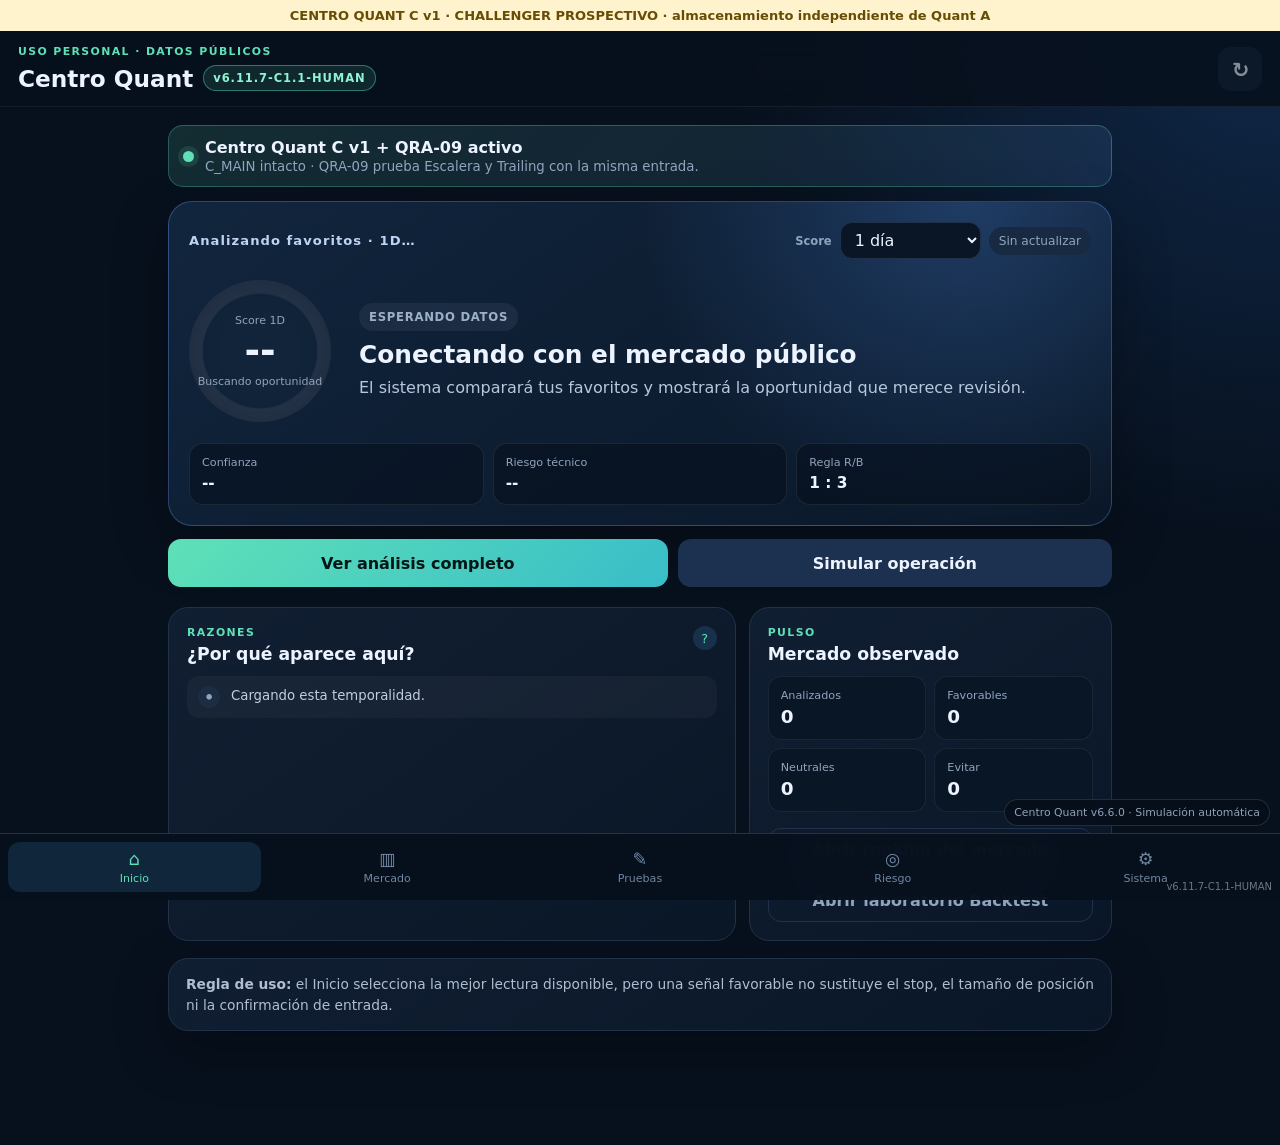
<file: index.html>
<!doctype html>
<html lang="es">
<head>
  <meta charset="utf-8" />
  <meta name="viewport" content="width=device-width, initial-scale=1, viewport-fit=cover" />
  <meta name="theme-color" content="#0b1220" />
  <meta name="apple-mobile-web-app-capable" content="yes" />
  <meta name="apple-mobile-web-app-status-bar-style" content="black-translucent" />
  <meta name="apple-mobile-web-app-title" content="Quant Centro" />
  <title>Centro de Trading Cuantitativo</title>
  <link rel="manifest" href="./manifest.webmanifest" />
  <link rel="apple-touch-icon" href="./icons/icon-192.png" />
  <link rel="stylesheet" href="./styles.css?v=6.11.7-C1.1-HUMAN" />
</head>
<body>
<div style="padding:8px 12px;background:#fff3cd;color:#664d03;text-align:center;font-weight:700;font-size:13px">CENTRO QUANT C v1 · CHALLENGER PROSPECTIVO · almacenamiento independiente de Quant A</div>
  <header class="app-header">
    <div>
      <p class="eyebrow">Uso personal · Datos públicos</p>
      <div class="brand-line"><h1>Centro Quant</h1><span class="version-badge">v6.11.7-C1.1-HUMAN</span></div>
    </div>
    <button id="refreshAllBtn" class="icon-btn" aria-label="Actualizar">↻</button>
  </header>

  <main>
    <section id="homeView" class="view active home-v6">
      <div class="v6-release-banner"><span class="release-dot"></span><div><strong>Centro Quant C v1 + QRA-09 activo</strong><small>C_MAIN intacto · QRA-09 prueba Escalera y Trailing con la misma entrada.</small></div></div>

      <article class="decision-hero">
        <div class="decision-topline">
          <span id="homePair" class="home-pair">Analizando favoritos…</span>
          <div class="home-time-controls">
            <label for="homeTimeframeSelect">Score</label>
            <select id="homeTimeframeSelect" class="compact-select" aria-label="Temporalidad del Score de Inicio">
              <option value="15m">15 min</option>
              <option value="1h">1 hora</option>
              <option value="4h">4 horas</option>
              <option value="1d" selected>1 día</option>
              <option value="1w">1 semana</option>
            </select>
            <span id="homeUpdated" class="pill">Sin actualizar</span>
          </div>
        </div>
        <div class="decision-main">
          <div class="decision-score-wrap">
            <span id="homeScoreLabel">Score 1D</span>
            <strong id="homeScore">--</strong>
            <small id="homeSide">Buscando oportunidad</small>
          </div>
          <div class="decision-copy">
            <p id="homeDecision" class="home-decision neutral">ESPERANDO DATOS</p>
            <h2 id="homeHeadline">Conectando con el mercado público</h2>
            <p id="homeSummary">El sistema comparará tus favoritos y mostrará la oportunidad que merece revisión.</p>
          </div>
        </div>
        <div class="home-kpis">
          <div><span>Confianza</span><strong id="homeConfidence">--</strong></div>
          <div><span>Riesgo técnico</span><strong id="homeRisk">--</strong></div>
          <div><span>Regla R/B</span><strong>1 : 3</strong></div>
        </div>
      </article>

      <div class="home-actions">
        <button id="homeAnalyzeBtn" class="primary">Ver análisis completo</button>
        <button id="homePaperBtn" class="secondary">Simular operación</button>
      </div>

      <section class="home-grid">
        <article class="home-panel">
          <div class="home-panel-head"><div><p class="eyebrow">Razones</p><h2>¿Por qué aparece aquí?</h2></div><span class="help-symbol">?</span></div>
          <div id="homeReasons" class="reason-list"><div class="reason-row neutral"><span>•</span><p>Esperando indicadores del mercado.</p></div></div>
        </article>

        <article class="home-panel">
          <div class="home-panel-head"><div><p class="eyebrow">Pulso</p><h2>Mercado observado</h2></div></div>
          <div class="pulse-grid">
            <div><span>Analizados</span><strong id="homeAnalyzed">0</strong></div>
            <div><span>Favorables</span><strong id="homeFavorable">0</strong></div>
            <div><span>Neutrales</span><strong id="homeNeutral">0</strong></div>
            <div><span>Evitar</span><strong id="homeAvoid">0</strong></div>
          </div>
          <button id="homeMarketBtn" class="ghost wide">Abrir ranking del mercado</button>
          <button id="homeBacktestBtn" class="ghost wide home-secondary-link">Abrir laboratorio Backtest</button>
        </article>
      </section>

      <div class="notice home-notice"><strong>Regla de uso:</strong> el Inicio selecciona la mejor lectura disponible, pero una señal favorable no sustituye el stop, el tamaño de posición ni la confirmación de entrada.</div>
    </section>

    <section id="dashboardView" class="view">
      <div class="hero-card">
        <div>
          <p class="muted">Estado de tus favoritos</p>
          <h2 id="marketSummary">Cargando mercado…</h2>
        </div>
        <span id="lastUpdate" class="pill">Sin actualizar</span>
      </div>

      <div class="section-title">
        <div>
          <h2>Mercado Hoy</h2>
          <p>Ranking automático según oportunidad Long o Short.</p>
        </div>
        <select id="marketModeSelect" class="compact-select">
          <option value="long" selected>Long</option>
          <option value="short">Short</option>
        </select>
      </div>
      <div id="marketRanking" class="ranking-list"></div>

      <div class="section-title">
        <div>
          <h2>Favoritos</h2>
          <p>Scores Long y Short separados.</p>
        </div>
        <button id="addAssetBtn" class="primary small">+ Agregar</button>
      </div>
      <div id="assetGrid" class="asset-grid"></div>

      <div class="notice">
        <strong>Importante:</strong> el score mide cuántas condiciones favorables se cumplen. No es una probabilidad garantizada de subida.
      </div>
    </section>

    <section id="analysisView" class="view">
      <div class="section-title">
        <div>
          <p class="eyebrow">Análisis cuantitativo</p>
          <h2 id="analysisTitle">Selecciona un activo</h2>
        </div>
        <button id="backToDashboard" class="ghost">← Volver</button>
      </div>

      <div class="controls-row">
        <select id="analysisModeSelect">
          <option value="long" selected>Lectura Long</option>
          <option value="short">Lectura Short</option>
        </select>
        <select id="timeframeSelect">
          <option value="15m">15 minutos</option>
          <option value="1h">1 hora</option>
          <option value="4h">4 horas</option>
          <option value="1d" selected>Diario</option>
          <option value="1w">Semanal</option>
          <option value="1M">Mensual</option>
        </select>
        <button id="refreshAnalysisBtn" class="secondary">Actualizar</button>
      </div>

      <div class="analysis-top">
        <div class="score-card">
          <span class="muted">Score cuantitativo</span>
          <strong id="mainScore">--</strong>
          <span id="mainDecision" class="decision neutral">Sin datos</span>
        </div>
        <div class="metric-card">
          <span>Precio</span><strong id="analysisPrice">--</strong>
          <small id="analysisChange">--</small>
        </div>
      </div>

      <article class="traffic-card" id="trafficCard">
        <div class="traffic-head">
          <div>
            <p class="eyebrow">Semáforo inteligente</p>
            <h3 id="trafficTitle">Esperando análisis</h3>
            <p id="trafficMessage">El sistema combinará score y calidad de los factores para darte una instrucción clara.</p>
          </div>
          <div id="trafficLight" class="traffic-light neutral" aria-label="Semáforo sin datos">
            <span class="light red"></span><span class="light yellow"></span><span class="light green"></span>
          </div>
        </div>
        <div id="trafficReasons" class="traffic-reasons"><div class="reason-row neutral"><span>•</span><p>Selecciona un activo y espera los datos.</p></div></div>
        <button id="trafficNeedsBtn" class="ghost wide" type="button" aria-expanded="false">¿Qué tendría que pasar para ponerse en verde?</button>
        <div id="trafficNeeds" class="traffic-needs" hidden></div>
        <small class="traffic-rule">El verde valida la lectura técnica. Antes de operar, el simulador debe confirmar un riesgo/beneficio mínimo de 1:3.</small>
      </article>

      <article class="score-engine-card">
        <div class="score-engine-head">
          <div><p class="eyebrow">Motor del Score</p><h3>De dónde salen los puntos</h3><p>Cada factor aporta una parte de su peso máximo según la lectura actual.</p></div>
          <span id="scoreWeightTotal" class="pill">Pesos: 100</span>
        </div>
        <div id="scoreBreakdown" class="score-breakdown"><div class="notice">Selecciona un activo para ver el desglose.</div></div>
      </article>

      <div class="chart-card">
        <div class="chart-head">
          <div>
            <strong>Precio y medias</strong>
            <small id="chartCaption">Últimas velas</small>
          </div>
          <div class="legend"><span>Precio</span><span>EMA20</span><span>EMA50</span></div>
        </div>
        <canvas id="priceChart" width="900" height="420"></canvas>
      </div>

      <div id="diagnosticGrid" class="diagnostic-grid"></div>

      <div class="explanation-card">
        <h3>Lectura clara</h3>
        <p id="plainExplanation">Selecciona un activo para obtener el diagnóstico.</p>
      </div>
    </section>

    <section id="backtestView" class="view">
      <div class="section-title">
        <div>
          <p class="eyebrow">Laboratorio</p>
          <h2>Laboratorio automático</h2>
          <p>La app recorre el historial y abre/cierra simulaciones automáticamente según el Score, stop y objetivo.</p>
        </div>
      </div>

      <div class="form-card">
        <div class="form-grid">
          <label>Activo
            <select id="btSymbol"></select>
          </label>
          <label>Temporalidad
            <select id="btInterval">
              <option value="15m">15 minutos</option>
              <option value="1h">1 hora</option>
              <option value="4h" selected>4 horas</option>
              <option value="1d">Diario</option>
              <option value="1w">Semanal</option>
            </select>
          </label>
          <label>Motor de entrada
            <select id="btPreset">
              <option value="score" selected>Score Centro Quant automático</option>
              <option value="trend">Clásico: tendencia EMA + RSI</option>
              <option value="pullback">Clásico: retroceso EMA20</option>
              <option value="breakout">Clásico: ruptura + volumen</option>
            </select>
          </label>
          <label>Score mínimo
            <input id="btScoreThreshold" type="number" value="85" min="50" max="100" step="1" />
          </label>
          <label>Dirección
            <select id="btDirection"><option value="auto" selected>Automática Long / Short</option><option value="long">Solo Long</option><option value="short">Solo Short</option></select>
          </label>
          <label>Capital inicial
            <input id="btCapital" type="number" value="10000" min="100" />
          </label>
          <label>Stop %
            <input id="btStop" type="number" value="3" min="0.2" step="0.1" />
          </label>
          <label>Objetivo %
            <input id="btTarget" type="number" value="9" min="0.2" step="0.1" />
          </label>
          <label>Comisión por lado %
            <input id="btFee" type="number" value="0.1" min="0" step="0.01" />
          </label>
          <label>Riesgo por operación %
            <input id="btRisk" type="number" value="1" min="0.1" max="10" step="0.1" />
          </label>
        </div>
        <button id="runBacktestBtn" class="primary wide">Ejecutar simulaciones automáticas</button>
        <div id="btAutoSummary" class="auto-summary">Usa Score 85 como punto de partida. Después puedes probar 80, 75 o 90 y comparar.</div>
      </div>


      <article class="form-card" style="margin-top:18px">
        <div class="paper-card-title"><span class="step-number">A</span><div><strong>Backtest Mercado Aronson-QRA</strong><small>Puede usar Top 100 actual o un universo histórico point-in-time importado. No cambia la estrategia productiva.</small></div></div>
        <div class="form-grid">
          <label>Temporalidad<select id="marketBtInterval"><option value="15m">15 minutos</option><option value="1h" selected>1 hora</option><option value="4h">4 horas</option><option value="1d">Diario</option></select></label>
          <label>Máx. activos<select id="marketBtMaxAssets"><option value="25">25</option><option value="50">50</option><option value="100" selected>100</option></select></label>
          <label>Velas por activo<select id="marketBtBars"><option value="500">500</option><option value="750">750</option><option value="1000" selected>1000</option></select></label>
          <label>Comisión por lado %<input id="marketBtFee" type="number" min="0" step="0.01" value="0.10" /></label>
          <label>Universo<select id="marketBtUniverseMode"><option value="current">Top 100 actual</option><option value="historical">Histórico point-in-time importado</option></select></label>
          <label class="full-field">Dataset histórico JSON<input id="marketBtUniverseFile" type="file" accept="application/json,.json" /></label>
        </div>
        <div id="marketBtUniverseStatus" class="auto-summary">Sin dataset histórico cargado. Para eliminar sesgo de supervivencia, importa un JSON point-in-time.</div>
        <button id="runMarketAronsonBtn" class="primary wide">Ejecutar backtest de mercado</button>
        <div id="marketBtProgress" class="auto-summary">Congelado: Score ≥85 · stop 3% · objetivo 9% · riesgo 1% · trailing 0.25R · intravela conservador · cartera 10%/20%.</div>
      </article>
      <div id="marketBtResults" class="results-grid hidden"></div>
      <article id="marketBtDetail" class="insights-card hidden"></article>
      <button id="exportMarketBtBtn" class="secondary wide hidden">Exportar resultado Aronson-QRA</button>

      <div id="btResults" class="results-grid hidden"></div>
      <div id="btEquityWrap" class="chart-card hidden">
        <div class="chart-head"><strong>Curva de capital</strong><small>Resultado simulado</small></div>
        <canvas id="equityChart" width="900" height="360"></canvas>
      </div>
      <div class="notice">
        Un backtest no garantiza resultados futuros. Sirve para descartar ideas débiles y medir reglas antes de arriesgar dinero.
      </div>
    </section>


    <section id="paperView" class="view paper-v5">
      <div class="new-version-banner"><strong>✓ NUEVA BASE ACTIVA</strong><span>Pruebas fue reconstruida: riesgo, R/B, diario y aprendizaje.</span></div>
      <div class="section-title paper-hero">
        <div>
          <p class="eyebrow">Laboratorio personal · v6.7</p>
          <h2>Simulador y diario de operaciones</h2>
          <p>Planea la entrada, valida el riesgo y aprende de tus resultados sin usar dinero real.</p>
        </div>
        <button id="refreshPaperBtn" class="secondary">Revisar abiertas</button>
      </div>

      <div class="auto-paper-card">
        <div class="auto-paper-head"><div><p class="eyebrow">Piloto automático</p><h3>Paper trading automático</h3><p>Cuando la app está abierta (y al volver a abrirla), escanea el Top 100 por capitalización, elimina stablecoins y pares sin suficiente liquidez en Binance, y crea simulaciones solo si alcanzan el Score indicado.</p></div><label class="switch-line"><input id="autoPaperEnabled" type="checkbox" /><span>Activar</span></label></div>
        <div class="auto-paper-grid">
          <label>Temporalidad<select id="autoPaperInterval"><option value="15m">15 min</option><option value="1h">1 hora</option><option value="4h" selected>4 horas</option><option value="1d">Diario</option><option value="1w">Semanal</option></select></label>
          <label>Score mínimo<input id="autoPaperThreshold" type="number" min="50" max="100" value="85" /></label>
          <label>Stop %<input id="autoPaperStop" type="number" min="0.2" step="0.1" value="3" /></label>
          <label>Objetivo %<input id="autoPaperTarget" type="number" min="0.2" step="0.1" value="9" /></label>
          <label>Riesgo %<input id="autoPaperRisk" type="number" min="0.1" max="10" step="0.1" value="1" /></label>
          <label>Capital simulado<input id="autoPaperCapital" type="number" min="100" value="20000" /></label>
        </div>
        <div class="scanner-universe-note"><strong>Radar de mercado:</strong> Top 100 → filtro de stablecoins → par USDT activo → liquidez mínima → Score Long/Short → R/B mínimo 1:3.</div>
        <div class="auto-paper-footer"><span id="autoPaperStatus">Apagado</span><button id="scanAutoPaperBtn" class="secondary">Revisar señales ahora</button></div>
        <small class="muted">En iPhone una PWA no puede garantizar ejecución continua cuando está totalmente cerrada; el barrido se hace con la app abierta, al abrirla y al actualizar.</small>
      </div>

      <div class="scanner-results-card">
        <div class="scanner-results-head"><div><p class="eyebrow">Radar Top 100</p><h3>Último barrido del mercado</h3><p id="scannerResultsMeta">Aún no hay un barrido terminado.</p></div><div class="scanner-legend"><span class="dot signal"></span>85+ señal <span class="dot watch"></span>70–84 vigilar</div></div>
        <div id="scannerResults" class="scanner-results"></div>
        <small class="muted">Aquí aparecen las criptos que realmente logró analizar después de los filtros. Se ordenan por el mejor Score entre Long y Short.</small>
      </div>
      <div class="paper-layout">
        <div class="form-card paper-entry-card">
          <div class="paper-card-title"><span class="step-number">1</span><div><strong>Nueva operación</strong><small>Define la idea antes de entrar</small></div></div>
          <div class="form-grid">
            <label>Activo<select id="paperSymbol"></select></label>
            <label>Dirección<select id="paperSide"><option value="long">Long</option><option value="short">Short</option></select></label>
            <label>Temporalidad<select id="paperInterval"><option value="15m">15 minutos</option><option value="1h">1 hora</option><option value="4h">4 horas</option><option value="1d" selected>Diario</option><option value="1w">Semanal</option></select></label>
            <label>Entrada<input id="paperEntry" type="number" step="any" placeholder="Precio actual automático" /></label>
            <label>Stop por<select id="paperStopMode"><option value="percent">Porcentaje</option><option value="price">Precio</option></select></label>
            <label>Stop<input id="paperStop" type="number" step="any" value="3" /></label>
            <label>Objetivo por<select id="paperTargetMode"><option value="percent">Porcentaje</option><option value="price">Precio</option></select></label>
            <label>Objetivo<input id="paperTarget" type="number" step="any" value="9" /></label>
            <label>Capital disponible<input id="paperCapital" type="number" min="0" step="any" value="20000" /></label>
            <label>Riesgo máximo %<input id="paperRiskPct" type="number" min="0.1" max="10" step="0.1" value="1" /></label>
            <label class="full-field">Motivo o notas<textarea id="paperNotes" rows="3" placeholder="Ej. Score alto, tendencia alineada y volumen confirmando"></textarea></label>
          </div>
          <div class="trade-checklist">
            <strong>Lista de control antes de guardar</strong>
            <label><input id="checkTrend" type="checkbox" /> La tendencia apoya la dirección</label>
            <label><input id="checkSignal" type="checkbox" /> Existe una señal concreta de entrada</label>
            <label><input id="checkRisk" type="checkbox" /> Acepto la pérdida definida por el stop</label>
            <label><input id="checkNoImpulse" type="checkbox" /> No estoy entrando por impulso o FOMO</label>
          </div>
          <div id="paperPreview" class="paper-analysis-panel">Selecciona los datos. Al guardar se capturarán score, RSI, ADX, ATR, volumen y medias.</div>
          <button id="savePaperBtn" class="primary wide">Guardar operación simulada</button>
        </div>

        <aside class="paper-guide-card">
          <div class="paper-card-title"><span class="step-number">2</span><div><strong>Reglas de control</strong><small>Tu filtro antes de operar</small></div></div>
          <div class="rule-row"><span>Riesgo máximo</span><strong>1% sugerido</strong></div>
          <div class="rule-row"><span>R/B mínimo</span><strong>1 : 3</strong></div>
          <div class="rule-row"><span>Operaciones abiertas</span><strong id="paperOpenCount">0</strong></div>
          <p class="muted compact-note">Una operación puede tener score alto y aun así no cumplir tu gestión de riesgo.</p>
        </aside>
      </div>

      <div class="section-title paper-section-head"><div><p class="eyebrow">Seguimiento</p><h2>Operaciones abiertas</h2><p>La app revisa stops y objetivos automáticamente cada 45 segundos mientras está activa.</p></div></div>
      <div id="paperMonitor" class="paper-monitor"></div>
      <div class="section-head mfe-head"><div><h3>🧠 Mesa Humano + Máquina</h3><p>Quant C conserva la lógica automática de B y añade una sola variable experimental: tú puedes cerrar una posición. Cada intervención queda registrada y se crea una sombra automática para medir qué habría pasado sin tocarla.</p></div></div>
      <div id="humanInterventionPanel" class="human-intervention-panel"></div>
      <div id="paperOpenList" class="paper-list"></div>

      <div class="section-title paper-section-head"><div><p class="eyebrow">Estadísticas</p><h2>Diario de resultados</h2><p>Historial, rendimiento acumulado y patrones de tu sistema.</p></div></div>
      <div id="paperStats" class="results-grid"></div>
      <div class="section-head mfe-head"><div><h3>🧪 Laboratorio QRA · fuera de muestra</h3><p>Control intacto vs Solo LONG, QRA-01 y sus dos salidas virtuales. QRA-03 sólo registra concentración por ahora.</p></div></div>
      <div id="qraLabStats" class="results-grid"></div>
      <details class="qra-trades-panel" open><summary><strong>Ver operaciones QRA</strong></summary><div id="qraLabTrades" class="results-grid"></div></details>
      <div class="section-head mfe-head"><div><h3>🧪 QRA-09 · Gestión dinámica de salida</h3><p>Misma entrada de Quant C, tres gestores virtuales causales. C_MAIN no se modifica ni se cierra por estas ramas.</p></div></div>
      <div id="qra09Stats" class="results-grid"></div>
      <details class="qra-trades-panel" open><summary><strong>Ver posiciones QRA-09</strong></summary><div id="qra09Trades" class="results-grid"></div></details>
      <div class="section-head mfe-head"><div><h3>🎯 ¿Hasta dónde llegaron realmente?</h3><p>Máximo avance favorable antes del cierre, medido en R.</p></div></div>
      <div id="paperMfeStats" class="results-grid mfe-grid"></div>
      <div id="paperInsights" class="insights-card"></div>
      <div class="journal-toolbar">
        <select id="paperFilter">
          <option value="all">Todo el diario</option>
          <option value="wins">Solo ganadoras</option>
          <option value="losses">Solo perdedoras</option>
          <option value="long">Solo Long</option>
          <option value="short">Solo Short</option>
        </select>
        <button id="exportPaperBtn" class="secondary">Exportar CSV</button>
      </div>
      <div id="paperClosedList" class="paper-list"></div>
    </section>

    <section id="positionView" class="view">
      <div class="section-title">
        <div>
          <p class="eyebrow">Gestión de riesgo</p>
          <h2>Calculadora de posición</h2>
        </div>
      </div>
      <div class="form-card">
        <div class="form-grid">
          <label>Capital disponible
            <input id="posCapital" type="number" value="20000" />
          </label>
          <label>Riesgo máximo %
            <input id="posRisk" type="number" value="1" step="0.1" />
          </label>
          <label>Precio de entrada
            <input id="posEntry" type="number" placeholder="Ej. 65000" step="any" />
          </label>
          <label>Stop loss
            <input id="posStop" type="number" placeholder="Ej. 63000" step="any" />
          </label>
          <label>Objetivo
            <input id="posTarget" type="number" placeholder="Ej. 71000" step="any" />
          </label>
        </div>
        <button id="calcPositionBtn" class="primary wide">Calcular operación</button>
      </div>
      <div id="positionResults" class="results-grid hidden"></div>
    </section>

    <section id="settingsView" class="view">
      <div class="section-title">
        <div>
          <p class="eyebrow">Configuración</p>
          <h2>Sistema cuantitativo</h2>
          <p>Estos pesos determinan el score. Después podremos ajustarlos con evidencia del backtest.</p>
        </div>
      </div>
      <div class="form-card">
        <div class="weight-summary"><div><strong>Personaliza tu estrategia</strong><small>Los seis pesos deben sumar 100.</small></div><strong id="weightsTotal">100 / 100</strong></div>
        <div class="weight-presets">
          <button type="button" class="ghost" data-weight-preset="balanced">Equilibrado</button>
          <button type="button" class="ghost" data-weight-preset="trend">Tendencia</button>
          <button type="button" class="ghost" data-weight-preset="momentum">Momentum</button>
        </div>
        <div id="weightsForm" class="weights"></div>
        <button id="saveWeightsBtn" class="primary wide">Guardar y recalcular</button>
        <div class="backup-tools">
          <button id="backupDataBtn" type="button" class="secondary wide">Crear respaldo completo</button>
          <button id="restoreDataBtn" type="button" class="ghost wide">Cargar respaldo</button>
          <input id="restoreDataInput" type="file" accept="application/json,.json" hidden />
          <small class="muted">El respaldo incluye activos, pesos, temporalidad de Inicio y todas las operaciones de Pruebas guardadas en este dispositivo.</small>
        </div>
        <button id="newOosCohortBtn" type="button" class="secondary wide">Iniciar nueva cohorte OOS</button>
        <small class="muted">Borra únicamente las operaciones de Pruebas y reinicia la cohorte v6.11/QRA-04. Conserva activos, pesos, configuración y snapshots QRA-04.</small>
        <button id="resetDataBtn" class="danger wide">Restablecer aplicación</button>
      </div>
      <div class="notice">
        Los datos personales y preferencias se guardan localmente en este dispositivo. La app no pide claves de exchange.
      </div>
    </section>
  </main>
  <div class="build-label">Centro Quant v6.6.0 · Simulación automática</div>

  <nav class="bottom-nav">
    <button data-view="homeView" class="active"><span>⌂</span>Inicio</button>
    <button data-view="dashboardView"><span>▥</span>Mercado</button>
    <button data-view="paperView"><span>✎</span>Pruebas</button>
    <button data-view="positionView"><span>◎</span>Riesgo</button>
    <button data-view="settingsView"><span>⚙</span>Sistema</button>
  </nav>

  <dialog id="assetDialog">
    <form method="dialog" class="dialog-card">
      <h3>Agregar criptomoneda</h3>
      <p>Escribe el símbolo usado contra USDT. Ejemplos: BTC, ETH, LINK, SOL.</p>
      <input id="newAssetInput" maxlength="12" autocomplete="off" placeholder="BTC" />
      <div class="dialog-actions">
        <button value="cancel" class="ghost">Cancelar</button>
        <button id="confirmAddAsset" value="default" class="primary">Agregar</button>
      </div>
      <p id="assetDialogError" class="error"></p>
    </form>
  </dialog>

  <script src="./app.js?v=6.11.7-C1.1-HUMAN"></script>

<div id="appVersionBadge" style="position:fixed;right:8px;bottom:8px;z-index:9999;font-size:10px;opacity:.45;pointer-events:none">v6.11.7-C1.1-HUMAN</div>
</body>
</html>
</file>
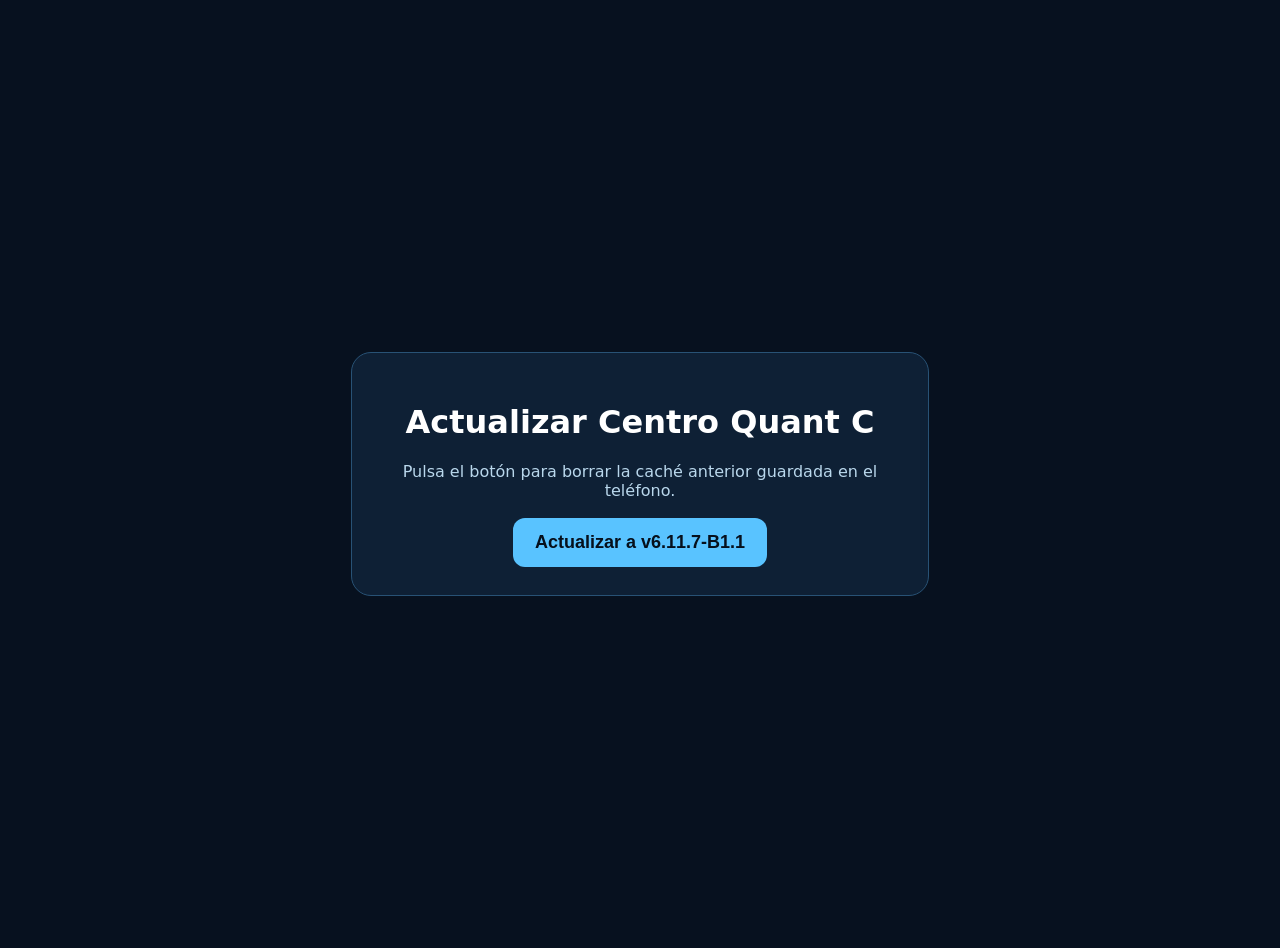
<file: actualizar.html>
<!doctype html><html lang="es"><head><meta charset="utf-8"><meta name="viewport" content="width=device-width,initial-scale=1"><title>Actualizar Centro Quant C</title><style>body{font-family:system-ui;background:#07111f;color:white;display:grid;place-items:center;min-height:100vh;margin:0;padding:24px}.box{max-width:520px;text-align:center;padding:28px;border:1px solid #285275;border-radius:20px;background:#0e2035}button{font-size:18px;font-weight:800;padding:14px 22px;border:0;border-radius:12px;background:#59c3ff;color:#06101c}#status{margin:18px 0;color:#b9d7ec}</style></head><body><div class="box"><h1>Actualizar Centro Quant C</h1><p id="status">Pulsa el botón para borrar la caché anterior guardada en el teléfono.</p><button id="go">Actualizar a v6.11.7-B1.1</button></div><script>document.getElementById('go').onclick=async()=>{const s=document.getElementById('status');s.textContent='Eliminando caché anterior…';try{if('serviceWorker'in navigator){const regs=await navigator.serviceWorker.getRegistrations();await Promise.all(regs.map(r=>r.unregister()));}if('caches'in window){const keys=await caches.keys();await Promise.all(keys.map(k=>caches.delete(k)));}s.textContent='Listo. Abriendo v6.11.7-B1.1…';setTimeout(()=>location.replace('./?v=6117&actualizado='+Date.now()),600);}catch(e){s.textContent='No se pudo limpiar automáticamente. Borra la app de inicio y vuelve a agregarla desde Safari.';}}</script></body></html>
</file>
<file: styles.css>
:root{
  --bg:#07101d;--panel:#0d1929;--panel2:#111f32;--line:#20324a;--text:#edf4ff;
  --muted:#91a4bd;--accent:#5ee1b7;--accent2:#73a7ff;--danger:#ff7185;--warn:#f6c86b;
  --shadow:0 18px 55px rgba(0,0,0,.28);--radius:20px
}
*{box-sizing:border-box}
html{background:var(--bg);color:var(--text);font-family:Inter,ui-sans-serif,system-ui,-apple-system,BlinkMacSystemFont,"Segoe UI",sans-serif}
body{margin:0;min-height:100vh;background:radial-gradient(circle at top right,#10294a 0,transparent 32%),var(--bg);padding-bottom:92px}
button,input,select{font:inherit}
button{cursor:pointer}
.app-header{position:sticky;top:0;z-index:10;display:flex;justify-content:space-between;align-items:center;padding:calc(14px + env(safe-area-inset-top)) 18px 14px;background:rgba(7,16,29,.88);backdrop-filter:blur(18px);border-bottom:1px solid rgba(255,255,255,.06)}
h1,h2,h3,p{margin-top:0}.app-header h1{font-size:1.45rem;margin:2px 0 0}.eyebrow{text-transform:uppercase;letter-spacing:.13em;font-size:.68rem;color:var(--accent);font-weight:800;margin-bottom:5px}
main{max-width:980px;margin:auto;padding:18px}.view{display:none}.view.active{display:block}
.icon-btn,.ghost,.secondary,.primary,.danger{border:0;border-radius:13px;padding:11px 14px;font-weight:750}
.icon-btn{width:44px;height:44px;font-size:1.3rem;background:var(--panel2);color:var(--text)}
.primary{background:linear-gradient(135deg,var(--accent),#39bdc8);color:#031516}.secondary{background:#1c3150;color:var(--text)}.ghost{background:transparent;color:var(--muted);border:1px solid var(--line)}.danger{background:#3a1620;color:#ff9cab}.small{padding:9px 12px}.wide{width:100%;margin-top:16px}
.hero-card,.chart-card,.form-card,.explanation-card,.notice{background:linear-gradient(145deg,rgba(17,31,50,.98),rgba(10,23,39,.98));border:1px solid var(--line);border-radius:var(--radius);box-shadow:var(--shadow)}
.hero-card{padding:22px;display:flex;align-items:flex-end;justify-content:space-between;gap:14px}.hero-card h2{margin:4px 0 0;font-size:1.35rem}.muted,.section-title p,small{color:var(--muted)}
.pill{font-size:.76rem;padding:7px 10px;border-radius:999px;background:#172a42;color:var(--muted);white-space:nowrap}
.section-title{display:flex;justify-content:space-between;align-items:flex-end;gap:16px;margin:28px 2px 14px}.section-title h2{margin-bottom:5px}.section-title p{margin-bottom:0;font-size:.9rem;line-height:1.45}
.asset-grid{display:grid;grid-template-columns:repeat(auto-fit,minmax(250px,1fr));gap:13px}
.asset-card{position:relative;background:var(--panel);border:1px solid var(--line);border-radius:18px;padding:17px;transition:.2s transform,.2s border-color}.asset-card:active{transform:scale(.985)}.asset-card:hover{border-color:#355174}
.asset-top,.asset-bottom{display:flex;align-items:center;justify-content:space-between;gap:12px}.symbol-wrap{display:flex;align-items:center;gap:10px}.coin-badge{width:42px;height:42px;border-radius:14px;background:linear-gradient(135deg,#223a5d,#112037);display:grid;place-items:center;font-weight:900;color:var(--accent)}
.asset-card h3{margin:0;font-size:1rem}.asset-card .pair{font-size:.72rem;color:var(--muted)}.price{font-size:1.3rem;font-weight:850;margin:17px 0 4px}.change.pos{color:var(--accent)}.change.neg{color:var(--danger)}
.score-ring{width:57px;height:57px;border-radius:50%;display:grid;place-items:center;font-size:.92rem;font-weight:900;background:conic-gradient(var(--accent) calc(var(--score)*1%),#1d2b40 0);position:relative}.score-ring:after{content:"";position:absolute;inset:5px;border-radius:50%;background:var(--panel)}.score-ring span{position:relative;z-index:1}
.card-actions{display:flex;justify-content:space-between;align-items:center;margin-top:14px}.tag{font-size:.75rem;padding:6px 9px;border-radius:999px;background:#17273b}.remove-btn{border:0;background:transparent;color:#60758f;font-size:1rem;padding:5px}
.notice{padding:15px 17px;margin-top:17px;color:#afbed1;font-size:.86rem;line-height:1.5}
.controls-row{display:flex;gap:10px;margin-bottom:14px}select,input{width:100%;background:#0a1626;color:var(--text);border:1px solid var(--line);border-radius:12px;padding:12px;outline:none}select:focus,input:focus{border-color:var(--accent2)}
.analysis-top{display:grid;grid-template-columns:1.2fr 1fr;gap:12px;margin-bottom:12px}.score-card,.metric-card{background:var(--panel);border:1px solid var(--line);border-radius:18px;padding:18px}.score-card strong{font-size:2.3rem;display:block;margin:7px 0}.decision{display:inline-block;border-radius:999px;padding:6px 10px;font-size:.78rem;font-weight:850}.decision.good{background:#133a35;color:var(--accent)}.decision.warn{background:#3b321c;color:var(--warn)}.decision.bad{background:#3d1822;color:#ff91a1}.decision.neutral{background:#1b2c42;color:var(--muted)}.metric-card{display:flex;flex-direction:column;justify-content:center}.metric-card strong{font-size:1.4rem;margin:8px 0}
.chart-card{padding:14px;margin-bottom:14px;overflow:hidden}.chart-head{display:flex;justify-content:space-between;align-items:center;gap:12px;margin-bottom:10px}.chart-head small{display:block}.legend{display:flex;gap:10px;color:var(--muted);font-size:.7rem}canvas{width:100%;height:auto;display:block}
.diagnostic-grid,.results-grid{display:grid;grid-template-columns:repeat(auto-fit,minmax(150px,1fr));gap:10px;margin:12px 0}.diag,.result-card{background:var(--panel);border:1px solid var(--line);padding:14px;border-radius:16px}.diag span,.result-card span{font-size:.75rem;color:var(--muted);display:block}.diag strong,.result-card strong{font-size:1.03rem;display:block;margin-top:7px}.explanation-card{padding:19px}.explanation-card p{margin:9px 0 0;color:#c1cee0;line-height:1.58}
.form-card{padding:18px}.form-grid{display:grid;grid-template-columns:repeat(auto-fit,minmax(210px,1fr));gap:13px}.form-grid label{font-size:.78rem;color:var(--muted)}.form-grid input,.form-grid select{margin-top:6px}.hidden{display:none!important}
.weights{display:grid;gap:12px}.weight-row{display:grid;grid-template-columns:1fr 80px;gap:12px;align-items:center}.weight-row label{color:#cbd7e7}
.bottom-nav{position:fixed;left:0;right:0;bottom:0;z-index:20;display:grid;grid-template-columns:repeat(4,1fr);background:rgba(7,16,29,.94);backdrop-filter:blur(20px);border-top:1px solid var(--line);padding:8px 8px calc(8px + env(safe-area-inset-bottom))}
.bottom-nav button{border:0;background:transparent;color:#7186a0;font-size:.69rem;padding:7px 3px;border-radius:12px}.bottom-nav button span{display:block;font-size:1.1rem;margin-bottom:3px}.bottom-nav button.active{color:var(--accent);background:#10263a}
dialog{border:0;padding:0;background:transparent;color:var(--text);width:min(92vw,430px)}dialog::backdrop{background:rgba(0,0,0,.68);backdrop-filter:blur(4px)}.dialog-card{background:var(--panel);border:1px solid var(--line);padding:22px;border-radius:20px}.dialog-card p{color:var(--muted);line-height:1.45}.dialog-actions{display:flex;justify-content:flex-end;gap:10px;margin-top:14px}.error{color:var(--danger)!important;margin:10px 0 0!important;font-size:.8rem}
.loading{opacity:.55;pointer-events:none}
@media(max-width:600px){main{padding:14px}.hero-card{align-items:flex-start;flex-direction:column}.analysis-top{grid-template-columns:1fr 1fr}.section-title{align-items:flex-start}.section-title .ghost{white-space:nowrap}.legend{display:none}.asset-grid{grid-template-columns:1fr}}

.compact-select{width:auto;min-width:110px}
.ranking-list{display:grid;gap:9px}
.rank-row{display:grid;grid-template-columns:42px 1fr auto auto;align-items:center;gap:11px;background:var(--panel);border:1px solid var(--line);border-radius:16px;padding:13px 14px;color:var(--text);text-align:left}
.rank-num{width:31px;height:31px;border-radius:10px;background:#14263b;display:grid;place-items:center;color:var(--muted);font-weight:800}
.rank-main strong{display:block}.rank-main small{display:block;margin-top:3px}
.rank-score{font-weight:900;font-size:1.05rem}
.rank-action{font-size:.72rem;padding:6px 8px;border-radius:999px;background:#17273b;white-space:nowrap}
.dual-scores{display:grid;grid-template-columns:1fr 1fr;gap:8px;margin-top:13px}
.mini-score{background:#0a1626;border:1px solid var(--line);border-radius:12px;padding:9px}
.mini-score span{display:block;color:var(--muted);font-size:.7rem}.mini-score strong{display:block;margin-top:4px}
@media(max-width:600px){.rank-row{grid-template-columns:36px 1fr auto}.rank-action{display:none}.controls-row{flex-wrap:wrap}}

.bottom-nav{grid-template-columns:repeat(5,1fr)}
.full-field{grid-column:1/-1}
textarea{width:100%;margin-top:6px;background:#0a1626;color:var(--text);border:1px solid var(--line);border-radius:12px;padding:12px;resize:vertical}
.paper-list{display:grid;gap:11px}
.paper-trade{background:var(--panel);border:1px solid var(--line);border-radius:18px;padding:16px}
.paper-head,.paper-progress,.paper-actions{display:flex;justify-content:space-between;align-items:center;gap:10px}
.paper-head h3{margin:0}.paper-meta{color:var(--muted);font-size:.76rem;margin-top:4px}
.paper-levels{display:grid;grid-template-columns:repeat(3,1fr);gap:8px;margin:13px 0}
.paper-level{background:#0a1626;border:1px solid var(--line);border-radius:12px;padding:9px}.paper-level span{display:block;color:var(--muted);font-size:.68rem}.paper-level strong{display:block;margin-top:4px;font-size:.88rem}
.paper-snapshot{display:flex;flex-wrap:wrap;gap:6px;margin-top:10px}.paper-snapshot .tag{font-size:.68rem}
.status-open{color:var(--warn)}.status-win{color:var(--accent)}.status-loss{color:var(--danger)}.status-manual{color:var(--muted)}
.paper-actions{margin-top:13px}.paper-actions button{padding:8px 10px;font-size:.75rem}
.paper-note{color:#b8c6d8;font-size:.82rem;line-height:1.45;margin:10px 0 0}
@media(max-width:600px){.paper-levels{grid-template-columns:1fr 1fr}.bottom-nav button{font-size:.62rem}}

/* V4: tarjetas educativas desplegables */
.diagnostic-grid{grid-template-columns:1fr}
.metric-help{width:100%;color:var(--text);text-align:left;cursor:pointer;appearance:none}
.metric-help:hover{border-color:#355174}.metric-help:focus-visible{outline:2px solid var(--accent);outline-offset:2px}
.metric-title{display:flex!important;align-items:center;justify-content:space-between;gap:8px;font-size:.92rem!important}
.help-symbol{display:grid;place-items:center;width:24px;height:24px;border-radius:50%;background:#18314a;color:var(--accent);font-size:.8rem}
.metric-status{display:inline-block;margin-top:9px;padding:5px 8px;border-radius:999px;font-size:.72rem;font-style:normal;font-weight:800}
.metric-status.good{background:#133a35;color:var(--accent)}.metric-status.warn{background:#3b321c;color:var(--warn)}.metric-status.bad{background:#3d1822;color:#ff91a1}.metric-status.neutral{background:#1b2c42;color:var(--muted)}
.metric-detail{display:none;border-top:1px solid var(--line);margin-top:13px;padding-top:13px;color:#c1cee0;font-size:.86rem;line-height:1.5}
.metric-help.open .metric-detail{display:block}.metric-detail p{margin:10px 0 0}.metric-detail b{color:var(--text)}
.meter{height:12px;border-radius:999px;background:#1b2b40;position:relative;overflow:visible;margin:5px 5px 0}
.meter-fill{height:100%;border-radius:999px;background:var(--accent)}.meter-fill.warn{background:var(--warn)}.meter-fill.bad{background:var(--danger)}.meter-fill.neutral{background:#7186a0}
.meter-marker{position:absolute;top:-4px;width:3px;height:20px;background:var(--text);border-radius:3px;transform:translateX(-1px)}
.meter-labels{display:flex;justify-content:space-between;color:var(--muted);font-size:.64rem;margin-top:7px}
@media(min-width:700px){.diagnostic-grid{grid-template-columns:repeat(2,1fr)}.metric-help.open{grid-column:1/-1}}
.preview-main{line-height:1.6}.preview-metrics{display:flex;flex-wrap:wrap;gap:8px;margin-top:10px}.preview-metrics span{background:#0a1626;border:1px solid var(--line);border-radius:10px;padding:7px 9px;font-size:.76rem}.trade-warning,.trade-ok{margin-top:10px;border-radius:12px;padding:10px 12px;font-size:.8rem}.trade-warning{background:#3a280d;border:1px solid #7b5a18;color:#ffd778}.trade-ok{background:#0c3026;border:1px solid #24634f;color:#86efc1}.insights-card{background:linear-gradient(145deg,#101f35,#0b1728);border:1px solid var(--line);border-radius:18px;padding:17px;margin:12px 0}.insights-card h3{margin:0 0 9px}.insights-card p,.insights-card li{color:#c1cee0;line-height:1.5;font-size:.84rem}.insights-card ul{padding-left:20px;margin:8px 0}.insights-card small{color:var(--muted)}


/* Centro Quant v5 */
.brand-line{display:flex;align-items:center;gap:10px;flex-wrap:wrap}.version-badge{font-size:.72rem;font-weight:800;letter-spacing:.08em;padding:5px 9px;border:1px solid rgba(80,220,180,.45);background:rgba(80,220,180,.12);border-radius:999px;color:#8ff4d3}.build-label{position:fixed;right:10px;bottom:74px;z-index:20;padding:6px 9px;border-radius:999px;background:rgba(6,14,26,.88);border:1px solid rgba(255,255,255,.12);font-size:.68rem;color:#90a3ba;backdrop-filter:blur(8px)}
.paper-hero{padding:18px;border:1px solid rgba(89,195,255,.2);border-radius:20px;background:linear-gradient(135deg,rgba(31,88,138,.22),rgba(17,30,49,.78))}.paper-layout{display:grid;grid-template-columns:minmax(0,1.65fr) minmax(240px,.75fr);gap:16px;align-items:start}.paper-entry-card{border:1px solid rgba(89,195,255,.25);box-shadow:0 16px 45px rgba(0,0,0,.22)}.paper-card-title{display:flex;align-items:center;gap:12px;margin-bottom:18px}.paper-card-title strong{display:block;font-size:1.05rem}.paper-card-title small{display:block;color:var(--muted);margin-top:3px}.step-number{display:grid;place-items:center;width:34px;height:34px;border-radius:12px;background:rgba(68,170,255,.16);border:1px solid rgba(68,170,255,.35);font-weight:900;color:#8ed1ff}.paper-guide-card{padding:18px;border-radius:18px;background:linear-gradient(180deg,rgba(17,31,50,.95),rgba(10,20,34,.95));border:1px solid rgba(255,255,255,.1);position:sticky;top:90px}.rule-row{display:flex;justify-content:space-between;gap:16px;padding:12px 0;border-bottom:1px solid rgba(255,255,255,.08)}.rule-row span{color:var(--muted)}.compact-note{font-size:.82rem;line-height:1.45;margin-top:14px}.paper-analysis-panel{margin:16px 0;padding:16px;border-radius:16px;background:rgba(5,14,25,.68);border:1px solid rgba(255,255,255,.1)}.paper-analysis-panel .preview-main{font-size:.92rem;line-height:1.7}.paper-analysis-panel .preview-metrics{display:grid;grid-template-columns:repeat(3,1fr);gap:10px;margin-top:12px}.paper-analysis-panel .preview-metrics span{padding:12px;border-radius:12px;background:rgba(255,255,255,.045);font-size:.78rem}.paper-analysis-panel .preview-metrics strong{display:block;margin-top:4px;font-size:.98rem}.trade-warning,.trade-ok{margin-top:12px;padding:12px;border-radius:12px;font-weight:700}.trade-warning{background:rgba(255,177,66,.12);border:1px solid rgba(255,177,66,.28);color:#ffd08a}.trade-ok{background:rgba(65,205,145,.12);border:1px solid rgba(65,205,145,.28);color:#94f0c5}.paper-section-head{margin-top:28px}.paper-v5 .paper-list{display:grid;gap:12px}.paper-v5 .results-grid{margin-top:10px}.paper-v5 .insights-card{border:1px solid rgba(150,110,255,.22);background:linear-gradient(135deg,rgba(73,45,128,.16),rgba(12,22,37,.9))}
@media(max-width:760px){.paper-layout{grid-template-columns:1fr}.paper-guide-card{position:static}.paper-analysis-panel .preview-metrics{grid-template-columns:1fr}.build-label{bottom:70px;right:8px;font-size:.62rem}.paper-hero{align-items:flex-start}}

.new-version-banner{display:flex;justify-content:space-between;gap:12px;align-items:center;margin-bottom:14px;padding:14px 16px;border-radius:16px;background:linear-gradient(135deg,rgba(42,210,150,.18),rgba(40,120,220,.16));border:1px solid rgba(80,230,180,.38)}.new-version-banner strong{color:#91f5d2;letter-spacing:.05em}.new-version-banner span{color:#c5d2e3;font-size:.8rem}@media(max-width:600px){.new-version-banner{align-items:flex-start;flex-direction:column}}

/* v5.1 diario y disciplina */
.trade-checklist{display:grid;gap:9px;margin-top:16px;padding:15px;border-radius:15px;background:rgba(255,255,255,.035);border:1px solid rgba(255,255,255,.1)}
.trade-checklist strong{margin-bottom:3px}.trade-checklist label{display:flex;align-items:center;gap:10px;color:#c7d3e3;font-size:.84rem}.trade-checklist input{width:18px;height:18px;margin:0;accent-color:#55d8ae}
.journal-toolbar{display:flex;justify-content:space-between;gap:10px;align-items:center;margin:14px 0}.journal-toolbar select{max-width:210px}.journal-toolbar button{white-space:nowrap}
@media(max-width:600px){.journal-toolbar{align-items:stretch;flex-direction:column}.journal-toolbar select{max-width:none}}

/* Centro Quant v6 · Inicio inteligente */
.home-v6{animation:homeEnter .25s ease-out}@keyframes homeEnter{from{opacity:.35;transform:translateY(5px)}to{opacity:1;transform:none}}
.v6-release-banner{display:flex;align-items:center;gap:11px;margin-bottom:14px;padding:12px 14px;border-radius:15px;background:linear-gradient(135deg,rgba(94,225,183,.14),rgba(115,167,255,.11));border:1px solid rgba(94,225,183,.3)}
.v6-release-banner strong,.v6-release-banner small{display:block}.v6-release-banner small{margin-top:2px}.release-dot{width:11px;height:11px;border-radius:50%;background:var(--accent);box-shadow:0 0 0 5px rgba(94,225,183,.12)}
.decision-hero{padding:20px;border-radius:24px;background:radial-gradient(circle at 85% 0,rgba(84,153,255,.25),transparent 38%),linear-gradient(145deg,#11253d,#0a1728);border:1px solid rgba(115,167,255,.3);box-shadow:var(--shadow)}
.decision-topline{display:flex;justify-content:space-between;align-items:center;gap:12px;flex-wrap:wrap}.home-pair{font-size:.82rem;letter-spacing:.08em;font-weight:850;color:#bdd4f5}.home-time-controls{display:flex;align-items:center;gap:8px;flex-wrap:wrap}.home-time-controls label{font-size:.72rem;color:var(--muted);font-weight:800}.home-time-controls .compact-select{min-width:96px;padding:7px 30px 7px 10px}
.decision-main{display:grid;grid-template-columns:150px 1fr;gap:20px;align-items:center;margin:21px 0}.decision-score-wrap{width:142px;height:142px;border-radius:50%;display:flex;flex-direction:column;align-items:center;justify-content:center;background:radial-gradient(circle,#11243a 56%,transparent 58%),conic-gradient(var(--accent) calc(var(--home-score,0)*1%),#25344a 0);box-shadow:inset 0 0 30px rgba(0,0,0,.2)}
.decision-score-wrap span,.decision-score-wrap small{font-size:.69rem;color:var(--muted)}.decision-score-wrap strong{font-size:2.35rem;line-height:1;margin:5px 0}.decision-copy h2{font-size:1.55rem;margin:9px 0 7px}.decision-copy>p:last-child{color:#b8c8dc;line-height:1.5;margin:0}.home-decision{display:inline-flex;margin:0;padding:7px 10px;border-radius:999px;font-size:.73rem;letter-spacing:.06em;font-weight:900}.home-decision.good{background:#113b31;color:#8ef0cc}.home-decision.warn{background:#3b311b;color:#ffd681}.home-decision.bad{background:#401a25;color:#ff9bac}.home-decision.neutral{background:#1c2d43;color:#9cb0c9}
.home-kpis{display:grid;grid-template-columns:repeat(3,1fr);gap:9px}.home-kpis>div{padding:12px;border-radius:14px;background:rgba(4,13,24,.5);border:1px solid rgba(255,255,255,.08)}.home-kpis span{display:block;font-size:.7rem;color:var(--muted)}.home-kpis strong{display:block;margin-top:5px;font-size:.96rem}
.home-actions{display:grid;grid-template-columns:1.15fr 1fr;gap:10px;margin:13px 0 20px}.home-actions button{min-height:48px}
.home-grid{display:grid;grid-template-columns:1.25fr .8fr;gap:13px}.home-panel{padding:18px;border-radius:20px;background:linear-gradient(145deg,rgba(17,31,50,.98),rgba(10,23,39,.98));border:1px solid var(--line)}.home-panel-head{display:flex;justify-content:space-between;align-items:flex-start}.home-panel-head h2{font-size:1.08rem;margin-bottom:12px}.reason-list{display:grid;gap:8px}.reason-row{display:grid;grid-template-columns:26px 1fr;align-items:start;gap:7px;padding:10px 11px;border-radius:12px;background:rgba(255,255,255,.035)}.reason-row>span{display:grid;place-items:center;width:22px;height:22px;border-radius:50%;font-weight:900}.reason-row p{margin:1px 0 0;color:#c2cee0;font-size:.83rem;line-height:1.4}.reason-row.good>span{background:#123a31;color:var(--accent)}.reason-row.warn>span{background:#3b311b;color:var(--warn)}.reason-row.bad>span{background:#401a25;color:var(--danger)}.reason-row.neutral>span{background:#1c2d43;color:var(--muted)}
.pulse-grid{display:grid;grid-template-columns:1fr 1fr;gap:8px}.pulse-grid>div{padding:12px;border-radius:13px;background:#091625;border:1px solid rgba(255,255,255,.07)}.pulse-grid span{display:block;color:var(--muted);font-size:.7rem}.pulse-grid strong{display:block;margin-top:4px;font-size:1.15rem}.home-secondary-link{margin-top:8px}.home-notice{margin-bottom:4px}
@media(max-width:700px){.decision-main{grid-template-columns:1fr}.decision-score-wrap{margin:auto}.decision-copy{text-align:center}.home-grid{grid-template-columns:1fr}.home-actions{grid-template-columns:1fr 1fr}.decision-copy h2{font-size:1.3rem}}
@media(max-width:420px){.decision-hero{padding:16px}.home-actions{grid-template-columns:1fr}.home-kpis{gap:6px}.home-kpis>div{padding:10px 8px}.home-kpis strong{font-size:.84rem}}


/* Centro Quant v6.1 · Motor del Score */
.score-engine-card{margin:14px 0 16px;padding:18px;border-radius:20px;background:linear-gradient(145deg,rgba(18,38,62,.96),rgba(8,20,35,.98));border:1px solid rgba(100,177,255,.28)}
.score-engine-head{display:flex;justify-content:space-between;gap:14px;align-items:flex-start;margin-bottom:14px}.score-engine-head h3{margin:2px 0 5px;font-size:1.12rem}.score-engine-head p:last-child{margin:0;color:var(--muted);font-size:.8rem}
.score-breakdown{display:grid;gap:9px}.score-factor{padding:12px;border-radius:14px;background:rgba(255,255,255,.035);border:1px solid rgba(255,255,255,.08)}.score-factor-top{display:flex;justify-content:space-between;gap:12px;align-items:center}.score-factor-top strong,.score-factor-top small{display:block}.score-factor-top small{margin-top:3px;color:var(--muted);font-size:.72rem}.score-factor-top b{font-size:.82rem}.score-factor.good b{color:var(--accent)}.score-factor.warn b{color:var(--warn)}.score-factor.bad b{color:var(--danger)}
.factor-track{height:7px;border-radius:999px;background:#243247;overflow:hidden;margin-top:9px}.factor-track span{display:block;height:100%;background:#7890ab;border-radius:inherit}.score-factor.good .factor-track span{background:var(--accent)}.score-factor.warn .factor-track span{background:var(--warn)}.score-factor.bad .factor-track span{background:var(--danger)}
.weight-summary{display:flex;justify-content:space-between;gap:15px;align-items:center;margin-bottom:12px;padding:13px;border-radius:14px;background:#091625;border:1px solid var(--line)}.weight-summary strong,.weight-summary small{display:block}.weight-summary small{margin-top:3px;color:var(--muted)}.weight-total-ok{color:var(--accent)}.weight-total-bad{color:var(--danger)}
.weight-presets{display:grid;grid-template-columns:repeat(3,1fr);gap:8px;margin-bottom:12px}.weight-control{display:grid;grid-template-columns:minmax(90px,1fr) 66px 25px;gap:8px;align-items:center}.weight-control input[type=range]{padding:0}.weight-control input[type=number]{text-align:center}.weight-control span{font-size:.72rem;color:var(--muted)}.weight-row label small{display:block;margin-top:3px;color:var(--muted);font-size:.7rem}
@media(max-width:600px){.score-engine-head{flex-direction:column}.score-factor-top{align-items:flex-start}.weight-presets{grid-template-columns:1fr}.weight-row{align-items:stretch;flex-direction:column}.weight-control{grid-template-columns:1fr 64px 22px}}


/* Centro Quant v6.2 · Semáforo inteligente */
.traffic-card{margin:14px 0 16px;padding:18px;border-radius:20px;background:linear-gradient(145deg,rgba(17,31,50,.98),rgba(7,18,31,.98));border:1px solid rgba(255,255,255,.12);box-shadow:var(--shadow)}
.traffic-head{display:flex;justify-content:space-between;gap:18px;align-items:center}.traffic-head h3{margin:2px 0 6px;font-size:1.18rem}.traffic-head p:last-child{margin:0;color:var(--muted);font-size:.82rem;line-height:1.45}
.traffic-light{display:flex;gap:7px;padding:9px 11px;border-radius:999px;background:#07111e;border:1px solid rgba(255,255,255,.1);flex:0 0 auto}.traffic-light .light{width:18px;height:18px;border-radius:50%;opacity:.18;box-shadow:inset 0 0 0 1px rgba(255,255,255,.14)}.traffic-light .red{background:#ff5d76}.traffic-light .yellow{background:#ffc657}.traffic-light .green{background:#55d8ae}.traffic-light.red .red,.traffic-light.yellow .yellow,.traffic-light.green .green{opacity:1;box-shadow:0 0 14px currentColor}.traffic-light.neutral .light{opacity:.28}
.traffic-reasons{display:grid;grid-template-columns:1fr 1fr;gap:8px;margin:15px 0 12px}.traffic-needs{margin-top:10px;padding:14px;border-radius:14px;background:#081625;border:1px solid rgba(255,255,255,.09)}.traffic-needs strong{display:block;margin-bottom:7px}.traffic-needs ul{margin:0;padding-left:20px;color:#c4d0df}.traffic-needs li{margin:7px 0;line-height:1.4}.traffic-rule{display:block;margin-top:11px;color:var(--muted);line-height:1.45}
@media(max-width:650px){.traffic-head{align-items:flex-start}.traffic-reasons{grid-template-columns:1fr}.traffic-light .light{width:16px;height:16px}}

/* v6.3 consistency additions */
.score-why{margin:0 0 12px;padding:12px 14px;border:1px solid var(--line,#dfe5ec);border-radius:14px;background:rgba(127,127,127,.06);display:grid;gap:5px}
.score-why strong{margin-bottom:3px}
.score-why div{font-size:.88rem;line-height:1.35}
.trade-quality{display:grid;grid-template-columns:1fr auto;gap:2px 12px;align-items:center;margin-bottom:12px;padding:12px 14px;border-radius:14px;border:1px solid var(--line,#dfe5ec)}
.trade-quality span{font-size:.72rem;letter-spacing:.12em;font-weight:800;opacity:.7}.trade-quality strong{grid-row:1/3;grid-column:2;font-size:2rem;line-height:1}.trade-quality small{font-weight:700}
.quality-good{background:rgba(34,197,94,.10)}.quality-warn{background:rgba(245,158,11,.10)}.quality-bad{background:rgba(239,68,68,.10)}

/* v6.6 · simulación automática */
.auto-summary{margin-top:12px;padding:12px 14px;border-radius:13px;background:rgba(68,170,255,.08);border:1px solid rgba(68,170,255,.18);color:var(--muted);font-size:.8rem;line-height:1.45}
.auto-paper-card{margin:0 0 18px;padding:18px;border-radius:19px;background:linear-gradient(135deg,rgba(41,95,146,.17),rgba(11,23,38,.96));border:1px solid rgba(89,195,255,.22)}
.auto-paper-head,.auto-paper-footer{display:flex;align-items:center;justify-content:space-between;gap:14px}.auto-paper-head h3{margin:2px 0 5px}.auto-paper-head p{margin:0;color:var(--muted);font-size:.82rem;line-height:1.45}.switch-line{display:flex;align-items:center;gap:8px;padding:9px 12px;border-radius:999px;background:rgba(255,255,255,.05);white-space:nowrap}.switch-line input{width:auto;margin:0}.auto-paper-grid{display:grid;grid-template-columns:repeat(3,1fr);gap:10px;margin:16px 0}.auto-paper-grid label{font-size:.74rem;color:var(--muted)}.auto-paper-grid input,.auto-paper-grid select{margin-top:5px}.auto-paper-footer{margin-bottom:10px}.auto-paper-footer span{font-weight:800;font-size:.82rem}.auto-paper-footer button{width:auto}.paper-trade .paper-meta{line-height:1.35}
@media(max-width:700px){.auto-paper-head{align-items:flex-start;flex-direction:column}.auto-paper-grid{grid-template-columns:1fr 1fr}.auto-paper-footer{align-items:stretch;flex-direction:column}.auto-paper-footer button{width:100%}}

/* v6.7.1 Radar visible */
.scanner-results-card{margin:0 0 18px;padding:18px;border-radius:19px;background:linear-gradient(145deg,rgba(17,31,50,.98),rgba(7,18,31,.98));border:1px solid rgba(255,255,255,.12)}
.scanner-results-head{display:flex;justify-content:space-between;gap:14px;align-items:flex-start;margin-bottom:12px}.scanner-results-head h3{margin:2px 0 5px}.scanner-results-head p{margin:0;color:var(--muted);font-size:.8rem}.scanner-legend{font-size:.72rem;color:var(--muted)}
.scanner-legend .dot{display:inline-block;width:8px;height:8px;border-radius:50%;margin:0 4px 0 8px}.scanner-legend .signal{background:var(--accent)}.scanner-legend .watch{background:var(--warn)}
.scanner-results{display:grid;gap:7px;max-height:430px;overflow:auto;margin:12px 0}.scanner-row{display:grid;grid-template-columns:34px minmax(115px,1fr) 58px 58px 62px;gap:8px;align-items:center;padding:10px;border-radius:13px;background:rgba(255,255,255,.035);border:1px solid rgba(255,255,255,.07)}
.scanner-rank{font-size:.72rem;color:var(--muted);text-align:center}.scanner-coin strong,.scanner-coin small,.scanner-side span,.scanner-side strong,.scanner-best span,.scanner-best strong{display:block}.scanner-coin small,.scanner-side span,.scanner-best span{font-size:.64rem;color:var(--muted)}.scanner-best{text-align:right}.scanner-good{border-color:rgba(85,216,174,.3)}.scanner-good .scanner-best strong{color:var(--accent)}.scanner-watch .scanner-best strong{color:var(--warn)}.scanner-low{opacity:.82}.scanner-empty{padding:18px;border-radius:13px;background:rgba(255,255,255,.035);color:var(--muted);font-size:.82rem}
@media(max-width:560px){.scanner-results-head{flex-direction:column}.scanner-row{grid-template-columns:26px minmax(105px,1fr) 48px 48px 52px;gap:5px;padding:9px 6px}.scanner-coin strong{font-size:.78rem}.scanner-coin small{font-size:.58rem}.scanner-side strong,.scanner-best strong{font-size:.8rem}}

/* v6.7.2 · Operaciones abiertas agrupadas por temporalidad */
.paper-tf-group{margin:0 0 10px;border:1px solid rgba(255,255,255,.09);border-radius:15px;background:rgba(255,255,255,.025);overflow:hidden}
.paper-tf-group summary{list-style:none;cursor:pointer;display:flex;align-items:center;justify-content:space-between;gap:12px;padding:13px 14px;font-weight:700}
.paper-tf-group summary::-webkit-details-marker{display:none}
.paper-tf-group summary::after{content:"⌄";font-size:1rem;color:var(--muted);transition:transform .18s ease}
.paper-tf-group[open] summary::after{transform:rotate(180deg)}
.paper-tf-title{font-size:.9rem}
.paper-tf-count{margin-left:auto;margin-right:8px;font-size:.72rem;font-weight:600;color:var(--muted);padding:4px 8px;border-radius:999px;background:rgba(255,255,255,.05)}
.paper-tf-body{display:grid;gap:8px;padding:0 10px 10px}
.paper-trade-card{padding:12px;border-radius:13px;background:rgba(255,255,255,.04);border:1px solid rgba(255,255,255,.07)}
.paper-trade-main{display:flex;justify-content:space-between;gap:12px;align-items:flex-start}.paper-trade-main strong,.paper-trade-main small{display:block}.paper-trade-main small{margin-top:2px;font-size:.66rem;color:var(--muted)}
.paper-trade-score{text-align:right}.paper-trade-score span,.paper-trade-score strong{display:block}.paper-trade-score span{font-size:.62rem;color:var(--muted)}
.paper-trade-grid{display:grid;grid-template-columns:repeat(4,1fr);gap:8px;margin-top:10px}.paper-trade-grid span,.paper-trade-grid strong{display:block}.paper-trade-grid span{font-size:.6rem;color:var(--muted)}.paper-trade-grid strong{font-size:.78rem;margin-top:2px}
.paper-trade-actions{margin-top:10px}.paper-history-row{display:flex;justify-content:space-between;gap:12px;padding:10px 0;border-bottom:1px solid rgba(255,255,255,.06)}.paper-history-row strong,.paper-history-row small,.paper-history-row span{display:block}.paper-history-row small,.paper-history-row span{font-size:.64rem;color:var(--muted)}
.paper-empty{padding:12px;color:var(--muted);font-size:.78rem}
@media(max-width:560px){.paper-trade-grid{grid-template-columns:repeat(2,1fr)}.paper-tf-count{font-size:.66rem}}

/* v6.7.3 · Subgrupos LONG / SHORT dentro de cada temporalidad */
.paper-side-group{margin:0;border:1px solid rgba(255,255,255,.07);border-radius:12px;background:rgba(255,255,255,.02);overflow:hidden}
.paper-side-group + .paper-side-group{margin-top:8px}
.paper-side-group summary{list-style:none;cursor:pointer;display:flex;align-items:center;justify-content:space-between;gap:10px;padding:10px 12px}
.paper-side-group summary::-webkit-details-marker{display:none}
.paper-side-group summary::after{content:"⌄";font-size:.9rem;color:var(--muted);transition:transform .18s ease}
.paper-side-group[open] summary::after{transform:rotate(180deg)}
.paper-side-title{font-size:.74rem;font-weight:800;letter-spacing:.06em}
.paper-side-title.long{color:var(--accent)}
.paper-side-title.short{color:var(--danger)}
.paper-side-count{margin-left:auto;margin-right:8px;font-size:.68rem;color:var(--muted)}
.paper-side-body{display:grid;gap:8px;padding:0 8px 8px}

/* v6.7.4 · ajustes de orden visual */
.paper-tf-summary{background:rgba(255,255,255,.025)}
.paper-side-title.long::before{content:"↑ ";font-weight:900}
.paper-side-title.short::before{content:"↓ ";font-weight:900}
.compact-notice{padding:9px 10px;margin:0}
.paper-side-body .paper-trade{margin:0}

/* v6.7.5 · Pruebas: temporalidad -> LONG/SHORT -> operaciones */
.paper-tf-group{margin:0 0 10px;border:1px solid rgba(255,255,255,.10);border-radius:15px;background:rgba(255,255,255,.025);overflow:hidden}
.paper-tf-summary{display:flex;align-items:center;justify-content:space-between;gap:10px;padding:13px 14px;cursor:pointer;list-style:none}
.paper-tf-summary::-webkit-details-marker{display:none}
.paper-tf-summary::after{content:"⌄";font-size:1rem;color:var(--muted);transition:transform .18s ease}
.paper-tf-group[open]>.paper-tf-summary::after{transform:rotate(180deg)}
.paper-tf-title{font-size:.92rem;font-weight:800}
.paper-tf-count{margin-left:auto;margin-right:8px;font-size:.7rem;color:var(--muted);padding:4px 8px;border-radius:999px;background:rgba(255,255,255,.05)}
.paper-tf-body{display:grid;gap:8px;padding:0 10px 10px}

.paper-side-group{border:1px solid rgba(255,255,255,.07);border-radius:12px;background:rgba(255,255,255,.02);overflow:hidden}
.paper-side-group summary{display:flex;align-items:center;justify-content:space-between;gap:10px;padding:10px 12px;cursor:pointer;list-style:none}
.paper-side-group summary::-webkit-details-marker{display:none}
.paper-side-group summary::after{content:"⌄";font-size:.9rem;color:var(--muted);transition:transform .18s ease}
.paper-side-group[open]>summary::after{transform:rotate(180deg)}
.paper-side-title{font-size:.76rem;font-weight:900;letter-spacing:.05em}
.paper-side-title.long{color:var(--accent)}
.paper-side-title.short{color:var(--danger)}
.paper-side-count{margin-left:auto;margin-right:8px;font-size:.67rem;color:var(--muted)}
.paper-side-body{display:grid;gap:8px;padding:0 8px 8px}
.compact-notice{padding:9px 10px;margin:0}

/* v6.7.6 cache refresh */

/* v6.7.7 · Posiciones cerradas agrupadas por resultado */
.paper-closed-group{margin:0 0 10px;border:1px solid rgba(255,255,255,.09);border-radius:14px;background:rgba(255,255,255,.025);overflow:hidden}
.paper-closed-group summary{display:flex;align-items:center;justify-content:space-between;gap:10px;padding:12px 13px;cursor:pointer;list-style:none}
.paper-closed-group summary::-webkit-details-marker{display:none}
.paper-closed-group summary::after{content:"⌄";font-size:.95rem;color:var(--muted);transition:transform .18s ease}
.paper-closed-group[open]>summary::after{transform:rotate(180deg)}
.paper-closed-title{font-size:.78rem;font-weight:900;letter-spacing:.05em}
.paper-closed-title.won{color:var(--accent)}
.paper-closed-title.lost{color:var(--danger)}
.paper-closed-title.other{color:var(--muted)}
.paper-closed-count{margin-left:auto;margin-right:8px;font-size:.68rem;color:var(--muted);padding:4px 8px;border-radius:999px;background:rgba(255,255,255,.05)}
.paper-closed-body{display:grid;gap:8px;padding:0 8px 8px}

/* v6.8.1 · MFE / objetivos R / cierre automático */
.mfe-head{margin-top:18px}.mfe-head h3{margin:0 0 4px}.mfe-head p{margin:0;color:var(--muted);font-size:13px}.mfe-card strong{font-size:20px}.mfe-note{grid-column:1/-1;color:var(--muted);font-size:12px;margin:4px 0 0}


/* v6.8.3 · monitor visible del motor de cierres */
.paper-monitor{margin:0 0 14px;padding:13px;border-radius:15px;border:1px solid rgba(255,255,255,.10);background:rgba(255,255,255,.03)}
.paper-monitor.ok{border-color:rgba(85,216,174,.25)}.paper-monitor.warn{border-color:rgba(255,184,77,.35)}
.paper-monitor-head{display:flex;align-items:center;justify-content:space-between;gap:10px;margin-bottom:11px}.paper-monitor-head>div{display:flex;align-items:center;gap:8px}.paper-monitor-head strong{font-size:.83rem}
.monitor-dot{width:9px;height:9px;border-radius:50%;background:var(--accent);box-shadow:0 0 0 4px rgba(85,216,174,.10)}.paper-monitor.warn .monitor-dot{background:var(--warn);box-shadow:0 0 0 4px rgba(255,184,77,.10)}
.paper-monitor-grid{display:grid;grid-template-columns:repeat(3,1fr);gap:8px}.paper-monitor-grid span{display:block;padding:8px 9px;border-radius:10px;background:rgba(255,255,255,.035);font-size:.61rem;color:var(--muted)}.paper-monitor-grid strong{display:block;margin-top:3px;font-size:.78rem;color:var(--text)}
.paper-monitor-error{margin-top:9px;padding:8px 9px;border-radius:10px;background:rgba(255,184,77,.08);font-size:.67rem;color:var(--warn);word-break:break-word}.compact-btn{padding:7px 10px;font-size:.7rem}
@media(max-width:560px){.paper-monitor-grid{grid-template-columns:repeat(2,1fr)}.paper-monitor-head{align-items:flex-start}.paper-monitor-head strong{font-size:.76rem}}

/* v6.9.2 · detalle visual Laboratorio QRA */
.qra-trades-panel{margin:14px 0 22px}.qra-trades-panel summary{cursor:pointer;padding:14px 16px;border:1px solid rgba(120,160,210,.28);border-radius:16px;background:rgba(15,35,58,.72);font-size:1rem}.qra-trades-panel[open] summary{margin-bottom:12px}.qra-trade-card{text-align:left}.qra-trade-lines{margin-top:10px;display:grid;gap:6px;font-size:.88rem;line-height:1.35}.qra-trade-lines b{font-weight:800}

/* v6.9.4 auditoría */
.risk-alert-card{border-color:rgba(255,193,82,.75)!important;background:linear-gradient(145deg,rgba(100,61,8,.55),rgba(38,27,12,.9))!important}.risk-alert-card span{color:#ffd47a!important}.risk-alert-card strong{color:#fff3d0!important}

/* Quant C · experimento humano + máquina */
.human-intervention-panel{margin:12px 0 22px;display:grid;gap:12px}
.human-c-summary{display:grid;grid-template-columns:repeat(4,minmax(0,1fr));gap:10px}
.human-c-stat{background:var(--card,#111827);border:1px solid rgba(148,163,184,.18);border-radius:14px;padding:12px}
.human-c-stat span{display:block;font-size:11px;opacity:.72;margin-bottom:5px}.human-c-stat strong{font-size:17px}
.human-c-table-wrap{overflow:auto;border:1px solid rgba(148,163,184,.18);border-radius:14px}
.human-c-table{width:100%;border-collapse:collapse;min-width:1040px}.human-c-table th,.human-c-table td{padding:10px 9px;text-align:left;border-bottom:1px solid rgba(148,163,184,.12);font-size:12px;white-space:nowrap}.human-c-table th{font-size:10px;text-transform:uppercase;letter-spacing:.05em;opacity:.68}
.human-c-close{border:0;border-radius:10px;padding:8px 10px;font-weight:700;cursor:pointer}.human-c-close:disabled{opacity:.5;cursor:wait}
.human-c-help{font-size:12px;opacity:.75;line-height:1.45;margin:0}
@media(max-width:700px){.human-c-summary{grid-template-columns:repeat(2,minmax(0,1fr))}}
</file>
